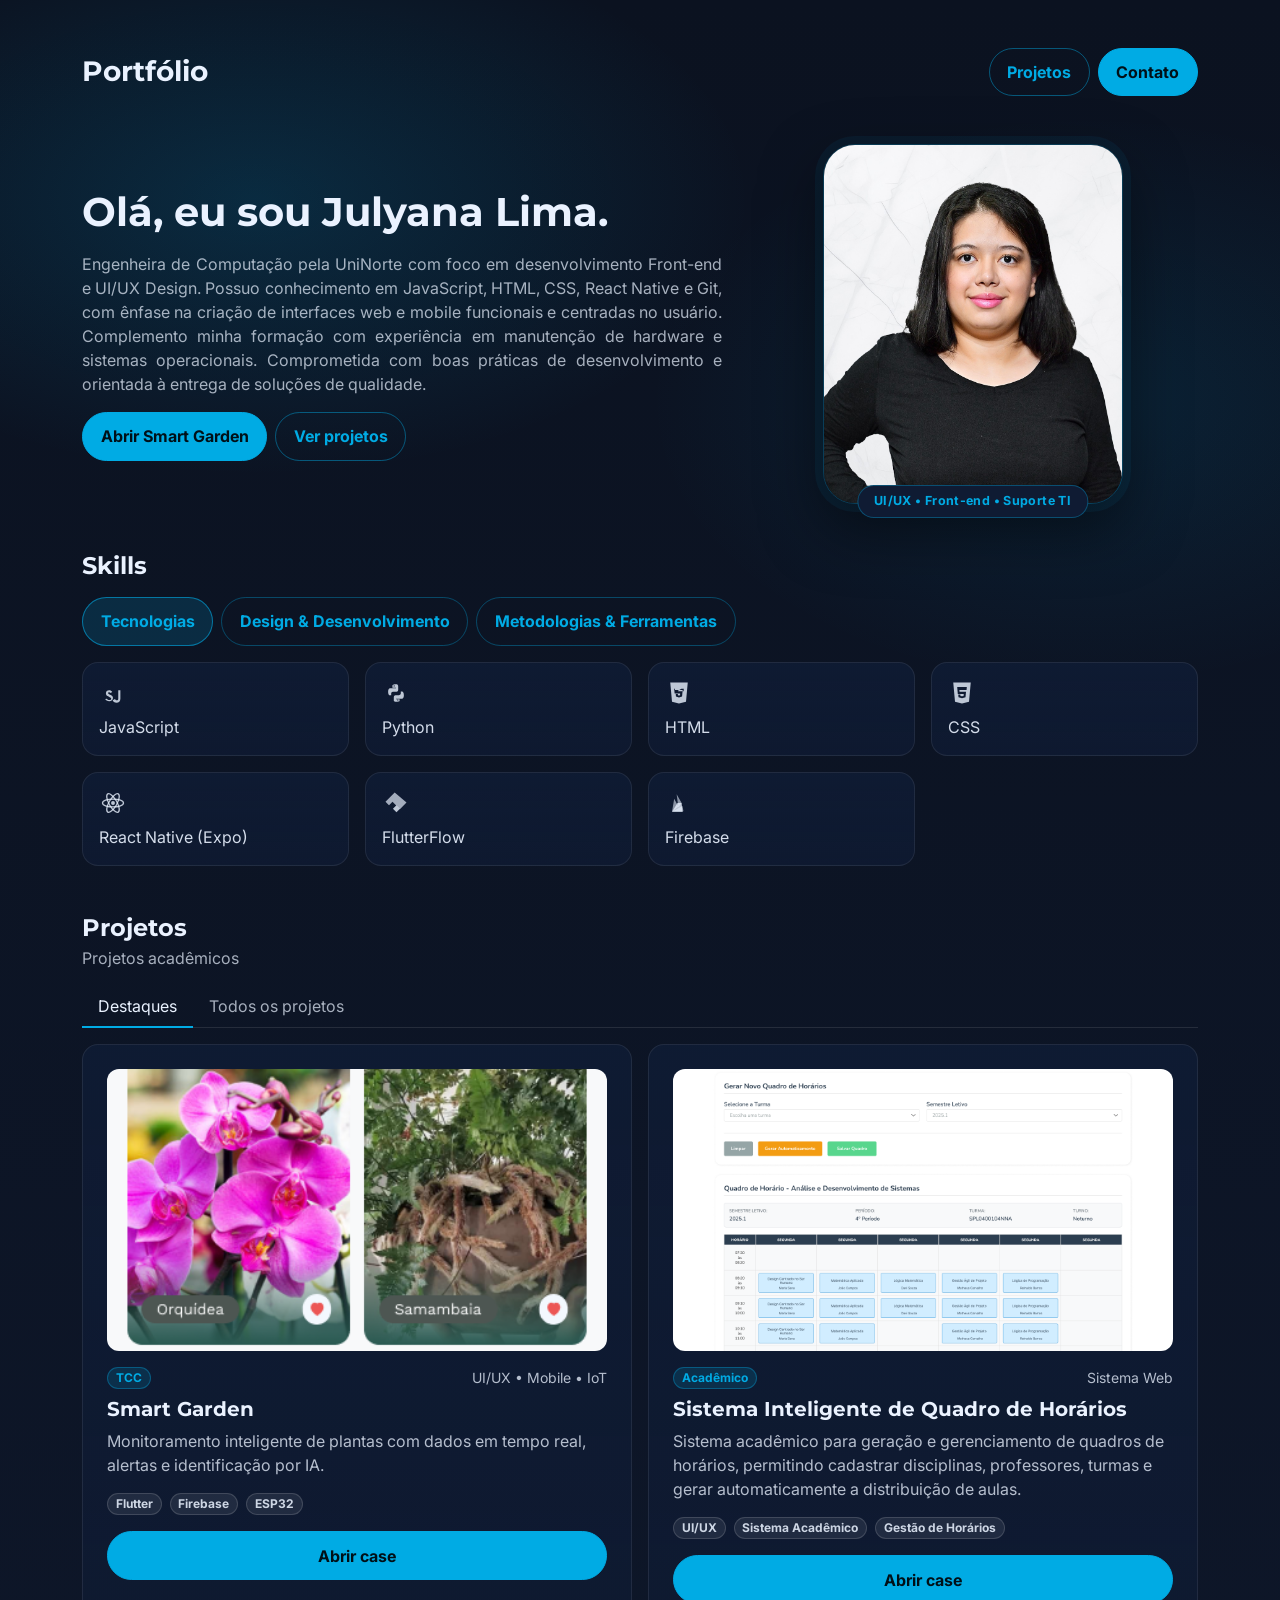
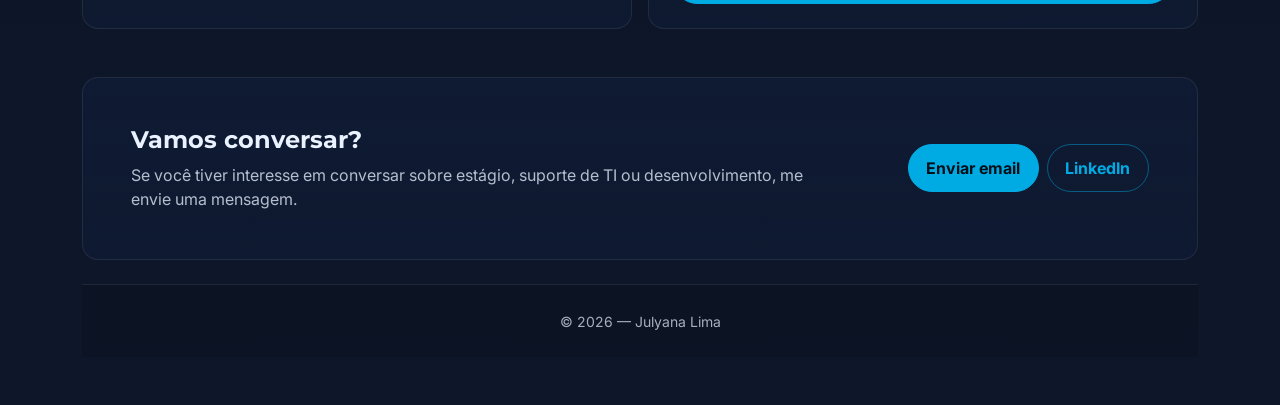
<file: index.html>
<!DOCTYPE html>
<html lang="pt-BR">
<head>
  <meta charset="UTF-8" />
  <meta name="viewport" content="width=device-width, initial-scale=1.0" />
  <title>Portfólio — Julyana Lima</title>

  <!-- SEO -->
  <meta name="description" content="Portfólio de Julyana Lima — Engenheira de Computação com foco em desenvolvimento mobile, UI/UX e suporte de TI." />
  <meta name="author" content="Julyana Lima" />

  <!-- Open Graph (preview no LinkedIn, WhatsApp, etc.) -->
  <meta property="og:title" content="Portfólio — Julyana Lima" />
  <meta property="og:description" content="Projetos de UI/UX, desenvolvimento mobile e sistemas web por Julyana Lima." />
  <meta property="og:type" content="website" />
  <meta property="og:image" content="./assets/illustration.png" />

  <!-- Favicon SVG inline -->
  <link rel="icon" href="data:image/svg+xml,<svg xmlns='http://www.w3.org/2000/svg' viewBox='0 0 100 100'><rect width='100' height='100' rx='20' fill='%2300ABE4'/><text y='.9em' font-size='70' x='15' fill='%23001018' font-family='sans-serif' font-weight='bold'>J</text></svg>" />

  <link href="https://fonts.googleapis.com/css2?family=Montserrat:wght@600;700&family=Inter:wght@300;400;500&display=swap" rel="stylesheet">
  <link href="https://cdn.jsdelivr.net/npm/bootstrap@5.3.3/dist/css/bootstrap.min.css" rel="stylesheet">
  <link rel="stylesheet" href="./css/style.css">
</head>

<body>

  <main class="container py-5">

    <!-- TOP -->
    <div class="d-flex justify-content-between align-items-center mb-5">
      <h1 class="h3 fw-bold mb-0">Portfólio</h1>
      <div class="d-flex gap-2">
        <a class="btn btn-ghost" href="#projects">Projetos</a>
        <a class="btn btn-accent" href="#contact">Contato</a>
      </div>
    </div>

    <!-- HERO -->
    <section class="row g-4 align-items-center mb-5">
      <div class="col-lg-7">
        <h2 class="display-6 fw-bold mb-3">
          Olá, eu sou Julyana Lima.
        </h2>

        <p class="text-secondary-emphasis mb-3" style="max-width: 64ch; text-align: justify;">
        Engenheira de Computação pela UniNorte com foco em desenvolvimento Front-end e UI/UX Design. Possuo conhecimento em JavaScript, HTML, CSS, React Native e Git, com ênfase na criação de interfaces web e mobile funcionais e centradas no usuário. Complemento minha formação com experiência em manutenção de hardware e sistemas operacionais. Comprometida com boas práticas de desenvolvimento e orientada à entrega de soluções de qualidade.
        </p>


        <div class="d-flex flex-wrap gap-2">
          <a class="btn btn-accent" href="smart-garden.html">Abrir Smart Garden</a>
          <a class="btn btn-ghost" href="#projects">Ver projetos</a>
        </div>
      </div>

      <div class="col-lg-5 d-none d-lg-flex align-items-center justify-content-center">
        <div class="hero-photo-wrap">
          <img src="./assets/julyana.jpg"
               alt="Julyana Lima — Engenheira de Computação"
               class="hero-photo"
               loading="lazy">
          <div class="hero-photo-badge">
            UI/UX • Front-end • Suporte TI
          </div>
        </div>
      </div>
    </section>

    <!-- SKILLS -->
    <section id="skills" class="mb-5">
      <div class="d-flex align-items-end justify-content-between mb-3">
        <h3 class="h4 fw-bold mb-0">Skills</h3>
      </div>

      <ul class="nav nav-pills gap-2 mb-3" id="skillsTab" role="tablist">
        <li class="nav-item">
          <button class="nav-link active btn-ghost" data-bs-toggle="tab" data-bs-target="#tecnologias">
            Tecnologias
          </button>
        </li>
        <li class="nav-item">
          <button class="nav-link btn-ghost" data-bs-toggle="tab" data-bs-target="#design">
            Design & Desenvolvimento
          </button>
        </li>
        <li class="nav-item">
          <button class="nav-link btn-ghost" data-bs-toggle="tab" data-bs-target="#metodologias">
            Metodologias & Ferramentas
          </button>
        </li>
      </ul>

      <div class="tab-content" id="skillsTabContent"></div>
    </section>

    <!-- PROJECTS -->
    <section id="projects" class="mb-5">
      <div class="d-flex align-items-end justify-content-between mb-3">
        <div>
          <h3 class="h4 fw-bold mb-1">Projetos</h3>
          <p class="text-secondary-emphasis mb-0">Projetos acadêmicos</p>
        </div>
      </div>

      <ul class="nav nav-tabs mb-3" id="projectsTab" role="tablist">
        <li class="nav-item" role="presentation">
          <button class="nav-link active" id="featured-tab" data-bs-toggle="tab" data-bs-target="#featured" type="button" role="tab">
            Destaques
          </button>
        </li>
        <li class="nav-item" role="presentation">
          <button class="nav-link" id="allprojects-tab" data-bs-toggle="tab" data-bs-target="#allprojects" type="button" role="tab">
            Todos os projetos
          </button>
        </li>
      </ul>

      <div class="tab-content" id="projectsTabContent">
        <div class="tab-pane fade show active" id="featured" role="tabpanel">
          <div class="row g-3" id="featured-cards"></div>
        </div>
        <div class="tab-pane fade" id="allprojects" role="tabpanel">
          <div class="row g-3" id="all-cards"></div>
        </div>
      </div>
    </section>

    <!-- CONTACT -->
    <section id="contact" class="mb-4">
      <div class="card card-soft p-4 p-lg-5 lift">
        <div class="row g-3 align-items-center">
          <div class="col-lg-8">
            <h3 class="h4 fw-bold mb-2">Vamos conversar?</h3>
            <p class="text-secondary-emphasis mb-0">
              Se você tiver interesse em conversar sobre estágio, suporte de TI ou desenvolvimento, me envie uma mensagem.
            </p>
          </div>
          <div class="col-lg-4 d-flex gap-2 justify-content-lg-end flex-wrap">
            <a class="btn btn-accent"
               href="https://mail.google.com/mail/?view=cm&fs=1&to=lyana692718@gmail.com"
               target="_blank"
               rel="noopener noreferrer">
              Enviar email
            </a>
            <a class="btn btn-ghost"
               href="https://www.linkedin.com/in/julyana-lima-76225b268"
               target="_blank"
               rel="noopener noreferrer">
              LinkedIn
            </a>
          </div>
        </div>
      </div>
    </section>

    <footer class="footer py-4 text-center">
      <span class="text-secondary small">© 2026 — Julyana Lima</span>
    </footer>

  </main>

  <script src="https://cdn.jsdelivr.net/npm/bootstrap@5.3.3/dist/js/bootstrap.bundle.min.js"></script>

  <script>
    /* ── Ícones SVG inline (monocromáticos, sem dependência de CDN) ── */
    const SVG = {
      js: `<svg viewBox="0 0 32 32" fill="none" xmlns="http://www.w3.org/2000/svg"><rect width="32" height="32" rx="4" fill="none"/><path d="M9 22.5c.6.9 1.4 1.6 2.9 1.6 1.3 0 2.1-.65 2.1-1.55 0-1.08-.84-1.46-2.25-2.09l-.77-.33C9.1 19.3 7.9 18.3 7.9 16.2c0-1.9 1.44-3.35 3.7-3.35 1.6 0 2.75.56 3.58 2.02l-1.96 1.26c-.43-.77-.9-1.07-1.62-1.07-.74 0-1.2.47-1.2 1.07 0 .75.47 1.05 1.55 1.52l.77.33C14.5 18.7 16 19.66 16 21.8c0 2.3-1.8 3.54-4.23 3.54-2.37 0-3.9-1.13-4.65-2.6L9 22.5zm9.3.22c.52.92 1 1.7 2.12 1.7.97 0 1.59-.38 1.59-1.86v-9.7h2.42v9.73c0 3.07-1.8 4.47-4.42 4.47-2.37 0-3.75-1.23-4.45-2.7l2.74-1.64z" fill="currentColor"/></svg>`,
      python: `<svg viewBox="0 0 32 32" fill="none" xmlns="http://www.w3.org/2000/svg"><path d="M15.9 6C11.6 6 11.9 7.8 11.9 7.8v2.1h4.1v.6H9.5S7 10.2 7 14.5s2.2 4.2 2.2 4.2h1.3v-2s-.1-2.2 2.2-2.2h3.7s2.1 0 2.1-2V8.7S18.9 6 15.9 6zm-2 1.2c.4 0 .7.3.7.7s-.3.7-.7.7-.7-.3-.7-.7.3-.7.7-.7z" fill="currentColor"/><path d="M16.1 26c4.3 0 4-.8 4-.8v-2.1H16v-.6h6.5s2.5.3 2.5-4-2.2-4.2-2.2-4.2H21.5v2s.1 2.2-2.2 2.2H15.6s-2.1 0-2.1 2v3.8S13.1 26 16.1 26zm2-1.2c-.4 0-.7-.3-.7-.7s.3-.7.7-.7.7.3.7.7-.3.7-.7.7z" fill="currentColor"/></svg>`,
      html: `<svg viewBox="0 0 32 32" fill="none" xmlns="http://www.w3.org/2000/svg"><path d="M6 4l2 22 8 2 8-2 2-22H6zm14.7 6H11.3l.2 2.5h8.7l-.7 7.4L16 21l-3.5-1.1-.2-2.9h2.4l.1 1.5 1.2.3 1.2-.3.1-1.9H11l-.5-5.5h11l-.3 2.9H14.8v-.5h-.7.7z" fill="currentColor"/></svg>`,
      css: `<svg viewBox="0 0 32 32" fill="none" xmlns="http://www.w3.org/2000/svg"><path d="M6 4l2 22 8 2 8-2 2-22H6zm14.8 8.5H13l.2 2h7.4l-.6 6.3L16 22l-4-1.2-.3-3h2.4l.1 1.5 1.8.5 1.8-.5.2-2.3H11.2L10.5 9h11l-.3 3.5H20.8z" fill="currentColor"/></svg>`,
      react: `<svg viewBox="0 0 32 32" fill="none" xmlns="http://www.w3.org/2000/svg"><circle cx="16" cy="16" r="2.2" fill="currentColor"/><ellipse cx="16" cy="16" rx="12" ry="4.5" stroke="currentColor" stroke-width="1.5" fill="none"/><ellipse cx="16" cy="16" rx="12" ry="4.5" transform="rotate(60 16 16)" stroke="currentColor" stroke-width="1.5" fill="none"/><ellipse cx="16" cy="16" rx="12" ry="4.5" transform="rotate(120 16 16)" stroke="currentColor" stroke-width="1.5" fill="none"/></svg>`,
      flutter: `<svg viewBox="0 0 32 32" fill="none" xmlns="http://www.w3.org/2000/svg"><path d="M14.5 4L4 14.5l4 4 4-4 8.5 8.5-4 4L28 15.5 14.5 4z" fill="currentColor" opacity=".85"/><path d="M12.5 22.5l4-4 4 4-4 4-4-4z" fill="currentColor"/></svg>`,
      firebase: `<svg viewBox="0 0 32 32" fill="none" xmlns="http://www.w3.org/2000/svg"><path d="M8 26l2.5-14.8 4.8 8.8L8 26zm7.3-5l-2-15L19 16l-3.7 5zm4.7 5L8 26l12-6.5 1 5.5-.3.5-.7.5z" fill="currentColor" opacity=".7"/><path d="M8 26l6.3-10L19 16l1 10H8z" fill="currentColor"/></svg>`,
      figma: `<svg viewBox="0 0 32 32" fill="none" xmlns="http://www.w3.org/2000/svg"><rect x="10" y="5" width="6" height="7" rx="3" fill="currentColor" opacity=".5"/><rect x="16" y="5" width="6" height="7" rx="3" fill="currentColor" opacity=".8"/><rect x="10" y="12" width="6" height="7" rx="3" fill="currentColor"/><circle cx="19" cy="15.5" r="3" fill="currentColor" opacity=".8"/><rect x="10" y="19" width="6" height="7" rx="3" fill="currentColor" opacity=".5"/></svg>`,
      android: `<svg viewBox="0 0 32 32" fill="none" xmlns="http://www.w3.org/2000/svg"><path d="M8 12h16v12a2 2 0 01-2 2H10a2 2 0 01-2-2V12z" fill="currentColor" opacity=".7"/><path d="M10.5 10C10.5 7.5 13 6 16 6s5.5 1.5 5.5 4H10.5z" fill="currentColor"/><circle cx="13" cy="8.5" r="1" fill="currentColor" opacity=".4"/><circle cx="19" cy="8.5" r="1" fill="currentColor" opacity=".4"/><rect x="6" y="13" width="2" height="6" rx="1" fill="currentColor" opacity=".6"/><rect x="24" y="13" width="2" height="6" rx="1" fill="currentColor" opacity=".6"/><rect x="12" y="26" width="2" height="4" rx="1" fill="currentColor" opacity=".6"/><rect x="18" y="26" width="2" height="4" rx="1" fill="currentColor" opacity=".6"/></svg>`,
      git: `<svg viewBox="0 0 32 32" fill="none" xmlns="http://www.w3.org/2000/svg"><circle cx="24" cy="8" r="3" stroke="currentColor" stroke-width="2" fill="none"/><circle cx="8" cy="8" r="3" stroke="currentColor" stroke-width="2" fill="none"/><circle cx="8" cy="24" r="3" stroke="currentColor" stroke-width="2" fill="none"/><path d="M11 8h13M8 11v10" stroke="currentColor" stroke-width="2" stroke-linecap="round"/><path d="M21 8c0 6-4 10-10 10" stroke="currentColor" stroke-width="2" stroke-linecap="round" fill="none"/></svg>`,
      github: `<svg viewBox="0 0 32 32" fill="none" xmlns="http://www.w3.org/2000/svg"><path fill-rule="evenodd" clip-rule="evenodd" d="M16 4C9.37 4 4 9.37 4 16c0 5.3 3.44 9.8 8.2 11.38.6.1.82-.26.82-.58v-2.03c-3.34.72-4.04-1.61-4.04-1.61-.54-1.38-1.33-1.75-1.33-1.75-1.09-.74.08-.73.08-.73 1.2.08 1.84 1.24 1.84 1.24 1.07 1.83 2.8 1.3 3.48 1 .1-.78.42-1.3.76-1.6-2.67-.3-5.47-1.33-5.47-5.93 0-1.31.47-2.38 1.24-3.22-.12-.3-.54-1.52.12-3.18 0 0 1.01-.32 3.3 1.23a11.5 11.5 0 016.02 0c2.28-1.55 3.29-1.23 3.29-1.23.66 1.66.24 2.88.12 3.18.77.84 1.24 1.91 1.24 3.22 0 4.61-2.81 5.63-5.48 5.92.43.37.81 1.1.81 2.22v3.29c0 .32.22.69.82.57C24.56 25.8 28 21.3 28 16c0-6.63-5.37-12-12-12z" fill="currentColor"/></svg>`,
    };

    /* ── Dados das skills ─────────────────────────────── */
    const skills = {
      tecnologias: [
        { nome: 'JavaScript',          svg: SVG.js },
        { nome: 'Python',              svg: SVG.python },
        { nome: 'HTML',                svg: SVG.html },
        { nome: 'CSS',                 svg: SVG.css },
        { nome: 'React Native (Expo)', svg: SVG.react },
        { nome: 'FlutterFlow',         svg: SVG.flutter },
        { nome: 'Firebase',            svg: SVG.firebase },
      ],
      design: [
        { nome: 'UI/UX Design',            svg: SVG.figma },
        { nome: 'Prototipação',            svg: SVG.figma },
        { nome: 'Mobile Development',      svg: SVG.android },
        { nome: 'Lógica de Programação',   svg: null },
        { nome: 'Algoritmos & Fluxogramas',svg: null },
      ],
      metodologias: [
        { nome: 'Git & GitHub',                 svg: SVG.git },
        { nome: 'Versionamento de Código',      svg: SVG.github },
        { nome: 'Desenvolvimento Colaborativo', svg: null },
        { nome: 'Kanban',                       svg: null },
        { nome: 'Pacote Office',                svg: null },
      ],
    };

    /* ── Dados dos projetos ──────────────────────────── */
    const projetos = [
      {
        titulo: 'Smart Garden',
        descricao: 'Monitoramento inteligente de plantas com dados em tempo real, alertas e identificação por IA.',
        badge: 'TCC',
        tipo: 'UI/UX • Mobile • IoT',
        tags: ['Flutter', 'Firebase', 'ESP32'],
        href: 'smart-garden.html',
        thumb: './assets/smart-garden/visao-geral.png',
        thumbAlt: 'Tela de visão geral do aplicativo Smart Garden mostrando o painel de monitoramento de plantas',
        destaque: true,
      },
      {
        titulo: 'Sistema Inteligente de Quadro de Horários',
        descricao: 'Sistema acadêmico para geração e gerenciamento de quadros de horários, permitindo cadastrar disciplinas, professores, turmas e gerar automaticamente a distribuição de aulas.',
        badge: 'Acadêmico',
        tipo: 'Sistema Web',
        tags: ['UI/UX', 'Sistema Acadêmico', 'Gestão de Horários'],
        href: 'quadro-horarios.html',
        thumb: './assets/quadro-horarios/quadro-gerado.png',
        thumbAlt: 'Tela do quadro de horários gerado automaticamente pelo sistema, exibindo tabela de aulas por turma',
        destaque: true,
      },
      {
        titulo: 'Gestão de Leads',
        descricao: 'Interface de sistema interno para cadastro, acompanhamento e relatórios de leads para faculdade.',
        badge: 'Acadêmico',
        tipo: 'UI/UX • Sistema Interno',
        tags: ['Figma', 'UI/UX', 'Sistema Interno'],
        href: 'leads.html',
        thumb: './assets/gestao-leads/dashboard.png',
        thumbAlt: 'Tela do dashboard do sistema de gestão de leads mostrando eventos e status de acompanhamento',
        destaque: false,
      },
    ];

    /* ── Renderiza cards de skill ────────────────────── */
    function renderSkills() {
      const container = document.getElementById('skillsTabContent');
      const ids = ['tecnologias', 'design', 'metodologias'];

      ids.forEach((id, i) => {
        const pane = document.createElement('div');
        pane.className = `tab-pane fade${i === 0 ? ' show active' : ''}`;
        pane.id = id;

        const row = document.createElement('div');
        row.className = 'row g-3';

        skills[id].forEach(skill => {
          const col = document.createElement('div');
          col.className = 'col-6 col-md-4 col-lg-3';

          const iconHtml = skill.svg
            ? `<span class="skill-icon" aria-hidden="true">${skill.svg}</span>`
            : '';

          col.innerHTML = `
            <div class="card card-soft p-3 lift skill-card">
              ${iconHtml}
              <span>${skill.nome}</span>
            </div>`;
          row.appendChild(col);
        });

        pane.appendChild(row);
        container.appendChild(pane);
      });
    }

    /* ── Renderiza cards de projeto ──────────────────── */
    function criarCard(projeto) {
      const col = document.createElement('div');
      col.className = 'col-md-6';

      const tagsHtml = projeto.tags
        .map(t => `<span class="badge rounded-pill text-bg-light border">${t}</span>`)
        .join('');

      col.innerHTML = `
        <div class="card card-soft p-4 h-100 lift">
          <div class="project-thumb">
            <img src="${projeto.thumb}" alt="${projeto.thumbAlt}" loading="lazy">
          </div>
          <div class="d-flex justify-content-between align-items-center mb-2">
            <span class="badge rounded-pill badge-accent">${projeto.badge}</span>
            <span class="text-secondary small">${projeto.tipo}</span>
          </div>
          <h4 class="h5 fw-bold mb-2">${projeto.titulo}</h4>
          <p class="text-secondary-emphasis mb-3">${projeto.descricao}</p>
          <div class="d-flex flex-wrap gap-2 mb-3">${tagsHtml}</div>
          <a class="btn btn-accent w-100" href="${projeto.href}">Abrir case</a>
        </div>`;
      return col;
    }

    function renderProjetos() {
      const featuredEl = document.getElementById('featured-cards');
      const allEl      = document.getElementById('all-cards');

      projetos.forEach(p => {
        if (p.destaque) featuredEl.appendChild(criarCard(p));
        allEl.appendChild(criarCard(p));
      });
    }

    renderSkills();
    renderProjetos();
  </script>

</body>
</html>
</file>
<file: css/style.css>
:root{
  --bg:#0B1220;
  --bg-2:#0E172A;
  --card:#0F1B33;
  --card-2:#111F3B;
  --text:#EAF2FF;
  --muted:#AFC2DE;
  --stroke:rgba(255,255,255,.08);
  --accent:#00ABE4;
  --accent-soft:rgba(0,171,228,.15);
}

body{
  font-family:'Inter',sans-serif;
  background: radial-gradient(900px 500px at 20% 10%, rgba(0,171,228,.16), transparent 55%),
              radial-gradient(800px 520px at 85% 20%, rgba(0,171,228,.10), transparent 55%),
              linear-gradient(180deg, var(--bg) 0%, var(--bg-2) 100%);
  color: var(--text);
}

h1,h2,h3,h4,.navbar-brand{
  font-family:'Montserrat',sans-serif;
  color: var(--text);
}

.text-secondary,
.text-secondary-emphasis{
  color: var(--muted) !important;
}

a{color: var(--accent); text-decoration:none;}
a:hover{text-decoration:underline;}

.navbar{
  backdrop-filter: blur(10px);
  background: rgba(11,18,32,.65) !important;
  border-bottom: 1px solid var(--stroke);
}

.nav-link{
  color: rgba(234,242,255,.78) !important;
}
.nav-link:hover{
  color: rgba(234,242,255,1) !important;
}

.btn-accent{
  background: var(--accent);
  border: 1px solid var(--accent);
  color: #001018;
  border-radius: 999px;
  font-weight: 700;
  padding: .7rem 1.1rem;
}
.btn-accent:hover{
  background: #16B6EB;
  border-color: #16B6EB;
  color: #001018;
}

.btn-ghost{
  border-radius: 999px;
  padding: .7rem 1.1rem;
  font-weight: 700;
  background: transparent;
  border: 1px solid rgba(0,171,228,.45);
  color: var(--accent);
}
.btn-ghost:hover{
  background: rgba(0,171,228,.10);
  border-color: rgba(0,171,228,.70);
  color: var(--accent);
}

.badge-accent{
  background: var(--accent-soft);
  color: var(--accent);
  border: 1px solid rgba(0,171,228,.35);
}

.card-soft{
  background: linear-gradient(180deg, rgba(15,27,51,.95), rgba(15,27,51,.80));
  border: 1px solid var(--stroke);
  border-radius: 1rem;
}

.lift{
  transition: transform .18s ease, box-shadow .18s ease, border-color .18s ease, background .18s ease;
}
.lift:hover{
  transform: translateY(-2px);
  box-shadow: 0 16px 40px rgba(0,0,0,.35);
  border-color: rgba(0,171,228,.22);
}

.blob{
  position:absolute;
  width:560px;
  height:560px;
  border-radius:999px;
  background: radial-gradient(circle at 30% 30%, rgba(0,171,228,.22), rgba(0,171,228,.10) 55%, transparent 72%);
  top:-220px;
  right:-220px;
  z-index:-1;
  filter: blur(1px);
}

.chip{
  display:inline-flex;
  align-items:center;
  gap:.5rem;
  border-radius:999px;
  padding:.45rem .75rem;
  background: rgba(255,255,255,.06);
  border: 1px solid rgba(255,255,255,.10);
  font-weight: 700;
  font-size: .9rem;
  color: rgba(234,242,255,.80);
}

.footer{
  border-top: 1px solid var(--stroke);
  background: rgba(11,18,32,.55);
}

/* Tabs / Pills */
.nav-tabs{
  border-bottom: 1px solid rgba(255,255,255,.10);
}
.nav-tabs .nav-link{
  color: rgba(234,242,255,.70) !important;
  border: none !important;
}
.nav-tabs .nav-link.active{
  color: var(--text) !important;
  background: transparent !important;
  border-bottom: 2px solid var(--accent) !important;
}

.nav-pills .nav-link{
  border-radius: 999px !important;
  border: 1px solid rgba(0,171,228,.35) !important;
  color: var(--accent) !important;
  background: transparent !important;
  font-weight: 700;
}
.nav-pills .nav-link.active{
  background: rgba(0,171,228,.16) !important;
  border-color: rgba(0,171,228,.60) !important;
  color: var(--accent) !important;
}

/* Modal */
.modal-content{
  background: #0C1528 !important;
  border: 1px solid rgba(255,255,255,.10) !important;
}
.modal-title{color: var(--text) !important;}
.btn-close{filter: invert(1) grayscale(1); opacity:.8;}

/* Typography */
h1,h2,h3,h4,h5,h6{
  color: var(--text) !important;
}

p, li{
  color: rgba(234,242,255,.82);
}

.text-secondary,
.text-secondary-emphasis,
.small,
.text-muted{
  color: rgba(234,242,255,.70) !important;
}

.card,
.card-soft{
  color: rgba(234,242,255,.90);
}

.card .text-secondary,
.card .text-secondary-emphasis,
.card .small,
.card .text-muted{
  color: rgba(234,242,255,.76) !important;
}

.badge.text-bg-light,
.badge.bg-light,
.badge.border{
  background: rgba(255,255,255,.08) !important;
  color: rgba(234,242,255,.86) !important;
  border-color: rgba(255,255,255,.14) !important;
}

.btn:disabled,
.btn.disabled{
  opacity: .45 !important;
  color: rgba(234,242,255,.70) !important;
  border-color: rgba(255,255,255,.14) !important;
}

/* Galeria — frame mobile */
.phone-frame{
  aspect-ratio: 9 / 19.5;
  border-radius: 1rem;
  overflow: hidden;
  background: rgba(0,0,0,.04);
}
.phone-frame img{
  width: 100%;
  height: 100%;
  object-fit: cover;
  display: block;
}

/* Galeria — frame desktop */
.screen-frame{
  aspect-ratio: 16 / 10;
  border-radius: 1rem;
  overflow: hidden;
  background: rgba(0,0,0,.04);
}
.screen-frame img{
  width: 100%;
  height: 100%;
  object-fit: cover;
  display: block;
}

/* Botão galeria */
.gallery-btn{
  border: none;
  background: transparent;
  padding: 0;
  text-align: left;
  width: 100%;
}

/* Imagem no modal */
.modal-img{
  max-height: 82vh;
  max-width: 100%;
  width: auto;
  display: block;
  margin: 0 auto;
  border-radius: 1rem;
}

/* Setas do modal */
.gallery-nav{
  position: absolute;
  top: 50%;
  transform: translateY(-50%);
  background: rgba(0,0,0,0.45);
  color: white;
  border: none;
  font-size: 2rem;
  line-height: 1;
  padding: 0.6rem 0.9rem;
  border-radius: 999px;
  cursor: pointer;
  z-index: 10;
  transition: background 0.2s ease;
}
.gallery-nav:hover{
  background: rgba(0,0,0,0.7);
}
.gallery-nav.left { left: 20px; }
.gallery-nav.right{ right: 20px; }

.gallery-counter{
  font-size: 0.95rem;
  color: var(--muted);
}

/* Skill cards com ícone */
.skill-card{
  display: flex;
  flex-direction: column;
  align-items: flex-start;
  gap: 0.5rem;
}
.skill-icon{
  display: inline-flex;
  width: 28px;
  height: 28px;
  color: rgba(234,242,255,.80);
}
.skill-icon svg{
  width: 100%;
  height: 100%;
}

/* Hero photo */
.hero-photo-wrap{
  position: relative;
  display: inline-block;
}
.hero-photo{
  width: 300px;
  height: 360px;
  object-fit: cover;
  object-position: center top;
  border-radius: 2rem;
  border: 1px solid rgba(0,171,228,.25);
  box-shadow: 0 0 0 8px rgba(0,171,228,.06), 0 24px 60px rgba(0,0,0,.5);
  display: block;
}
.hero-photo-badge{
  position: absolute;
  bottom: -14px;
  left: 50%;
  transform: translateX(-50%);
  white-space: nowrap;
  background: var(--card);
  border: 1px solid rgba(0,171,228,.35);
  color: var(--accent);
  font-size: .78rem;
  font-weight: 700;
  padding: .4rem 1rem;
  border-radius: 999px;
  letter-spacing: .03em;
}

/* Thumbnail de projeto */
.project-thumb{
  border-radius: 0.75rem;
  overflow: hidden;
  margin-bottom: 1rem;
  aspect-ratio: 16 / 9;
  background: rgba(0,171,228,.06);
}
.project-thumb img{
  width: 100%;
  height: 100%;
  object-fit: cover;
  display: block;
  transition: transform .25s ease;
}
.lift:hover .project-thumb img{
  transform: scale(1.03);
}
</file>
